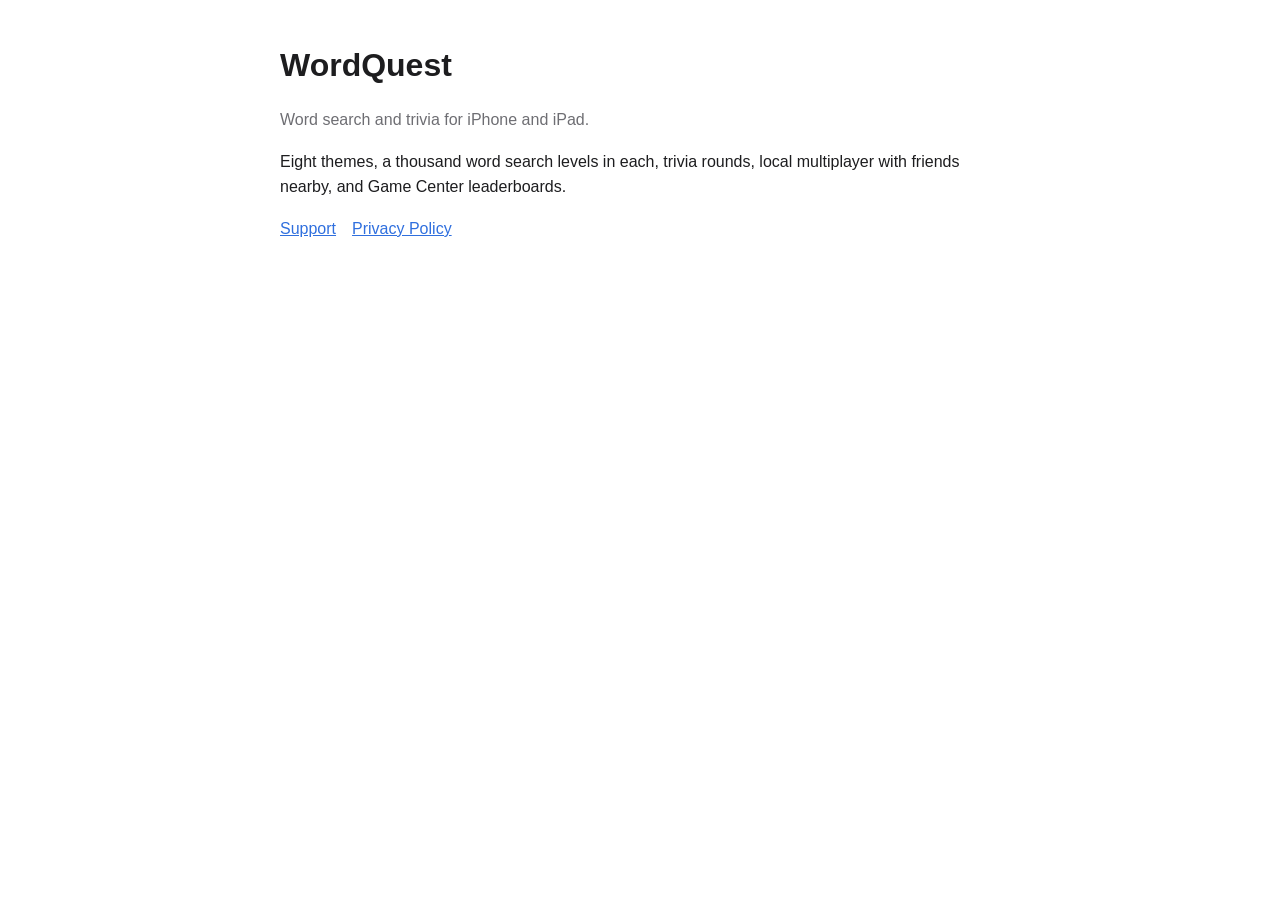
<file: docs/index.html>
<!doctype html>
<html lang="en"><head><meta charset="utf-8"><meta name="viewport" content="width=device-width,initial-scale=1">
<title>WordQuest</title><link rel="stylesheet" href="style.css"></head>
<body><main>
<h1>WordQuest</h1>
<p class="muted">Word search and trivia for iPhone and iPad.</p>
<p>Eight themes, a thousand word search levels in each, trivia rounds, local multiplayer with friends nearby, and Game Center leaderboards.</p>
<nav><a href="support.html">Support</a><a href="privacy.html">Privacy Policy</a></nav>
</main></body></html>
</file>
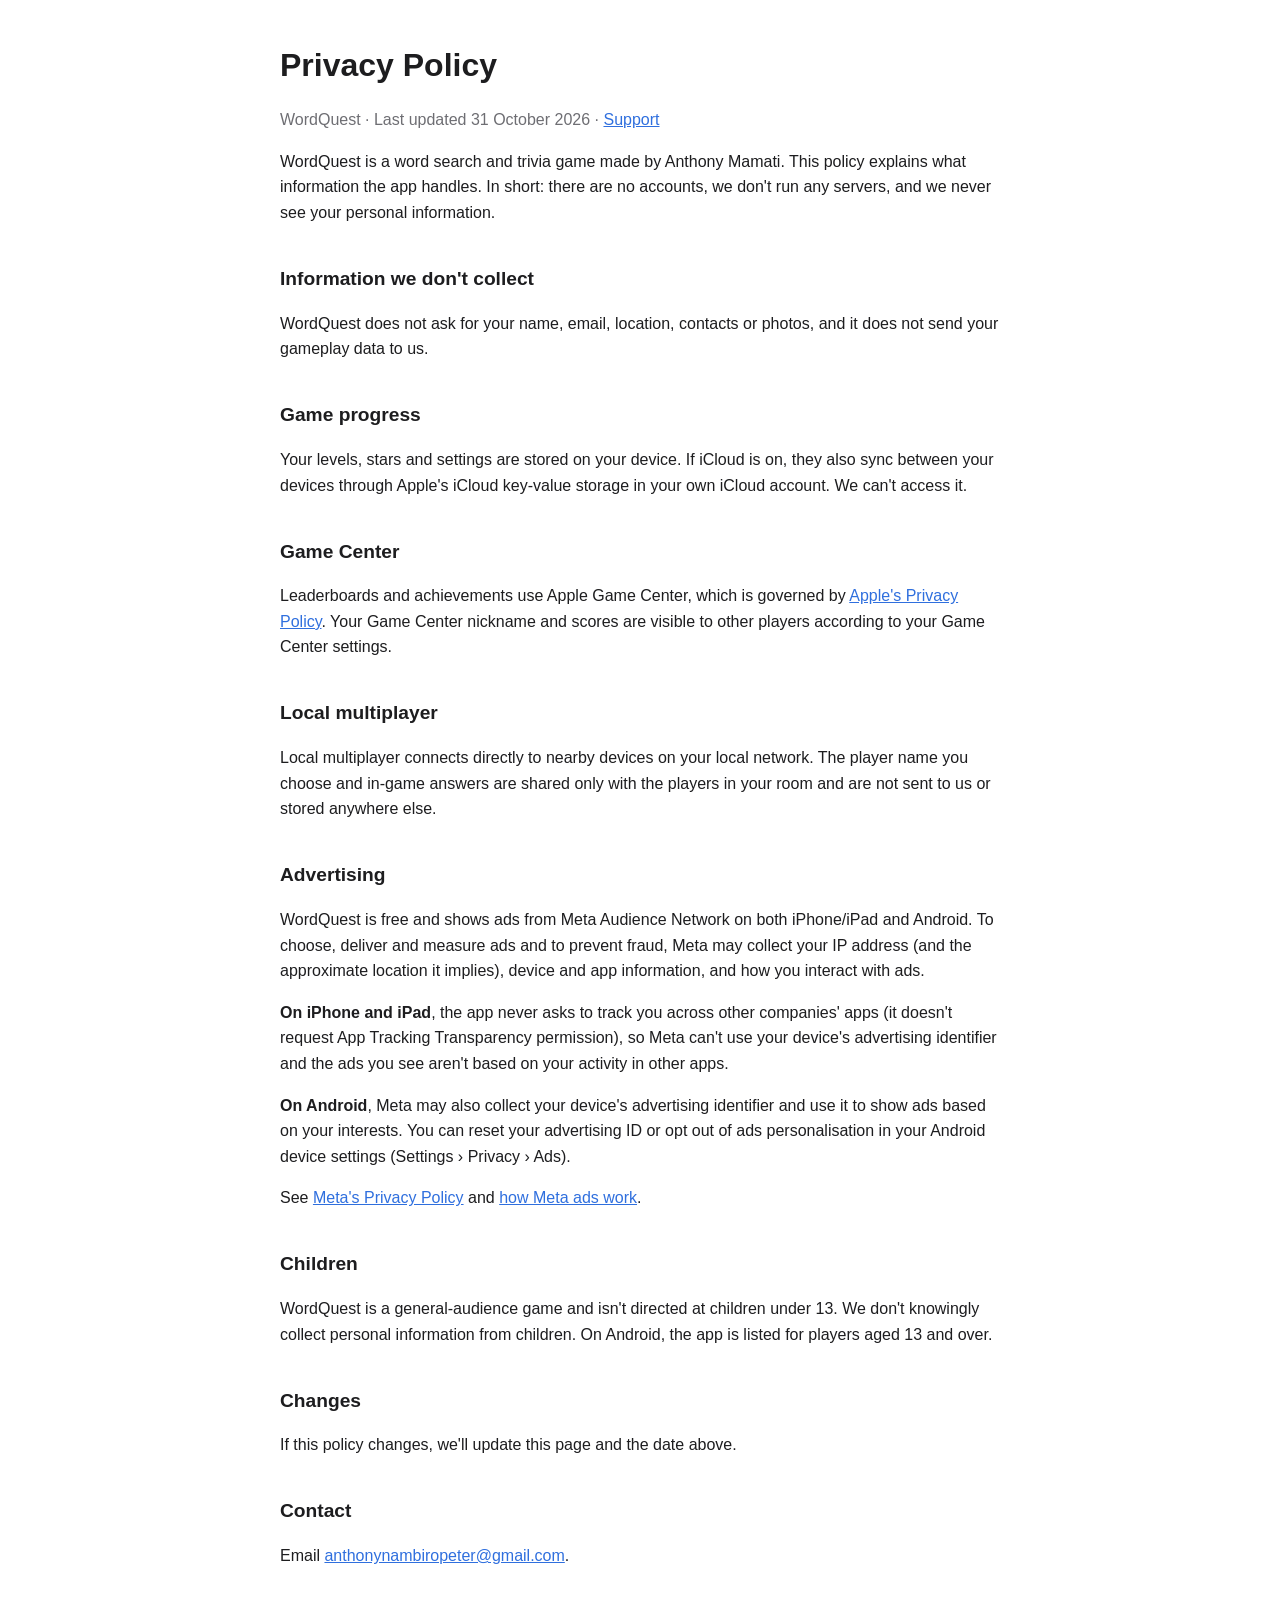
<file: docs/privacy.html>
<!doctype html>
<html lang="en"><head><meta charset="utf-8"><meta name="viewport" content="width=device-width,initial-scale=1">
<title>WordQuest Privacy Policy</title><link rel="stylesheet" href="style.css"></head>
<body><main>
<h1>Privacy Policy</h1>
<p class="muted">WordQuest · Last updated 31 October 2026 · <a href="support.html">Support</a></p>
<p>WordQuest is a word search and trivia game made by Anthony Mamati. This policy explains what information the app handles. In short: there are no accounts, we don't run any servers, and we never see your personal information.</p>

<h2>Information we don't collect</h2>
<p>WordQuest does not ask for your name, email, location, contacts or photos, and it does not send your gameplay data to us.</p>

<h2>Game progress</h2>
<p>Your levels, stars and settings are stored on your device. If iCloud is on, they also sync between your devices through Apple's iCloud key-value storage in your own iCloud account. We can't access it.</p>

<h2>Game Center</h2>
<p>Leaderboards and achievements use Apple Game Center, which is governed by <a href="https://www.apple.com/legal/privacy/">Apple's Privacy Policy</a>. Your Game Center nickname and scores are visible to other players according to your Game Center settings.</p>

<h2>Local multiplayer</h2>
<p>Local multiplayer connects directly to nearby devices on your local network. The player name you choose and in-game answers are shared only with the players in your room and are not sent to us or stored anywhere else.</p>

<h2>Advertising</h2>
<p>WordQuest is free and shows ads from Meta Audience Network on both iPhone/iPad and Android. To choose, deliver and measure ads and to prevent fraud, Meta may collect your IP address (and the approximate location it implies), device and app information, and how you interact with ads.</p>
<p><strong>On iPhone and iPad</strong>, the app never asks to track you across other companies' apps (it doesn't request App Tracking Transparency permission), so Meta can't use your device's advertising identifier and the ads you see aren't based on your activity in other apps.</p>
<p><strong>On Android</strong>, Meta may also collect your device's advertising identifier and use it to show ads based on your interests. You can reset your advertising ID or opt out of ads personalisation in your Android device settings (Settings › Privacy › Ads).</p>
<p>See <a href="https://www.facebook.com/privacy/policy">Meta's Privacy Policy</a> and <a href="https://www.facebook.com/ads/about">how Meta ads work</a>.</p>

<h2>Children</h2>
<p>WordQuest is a general-audience game and isn't directed at children under 13. We don't knowingly collect personal information from children. On Android, the app is listed for players aged 13 and over.</p>

<h2>Changes</h2>
<p>If this policy changes, we'll update this page and the date above.</p>

<h2>Contact</h2>
<p>Email <a href="mailto:anthonynambiropeter@gmail.com">anthonynambiropeter@gmail.com</a>.</p>
</main></body></html>
</file>
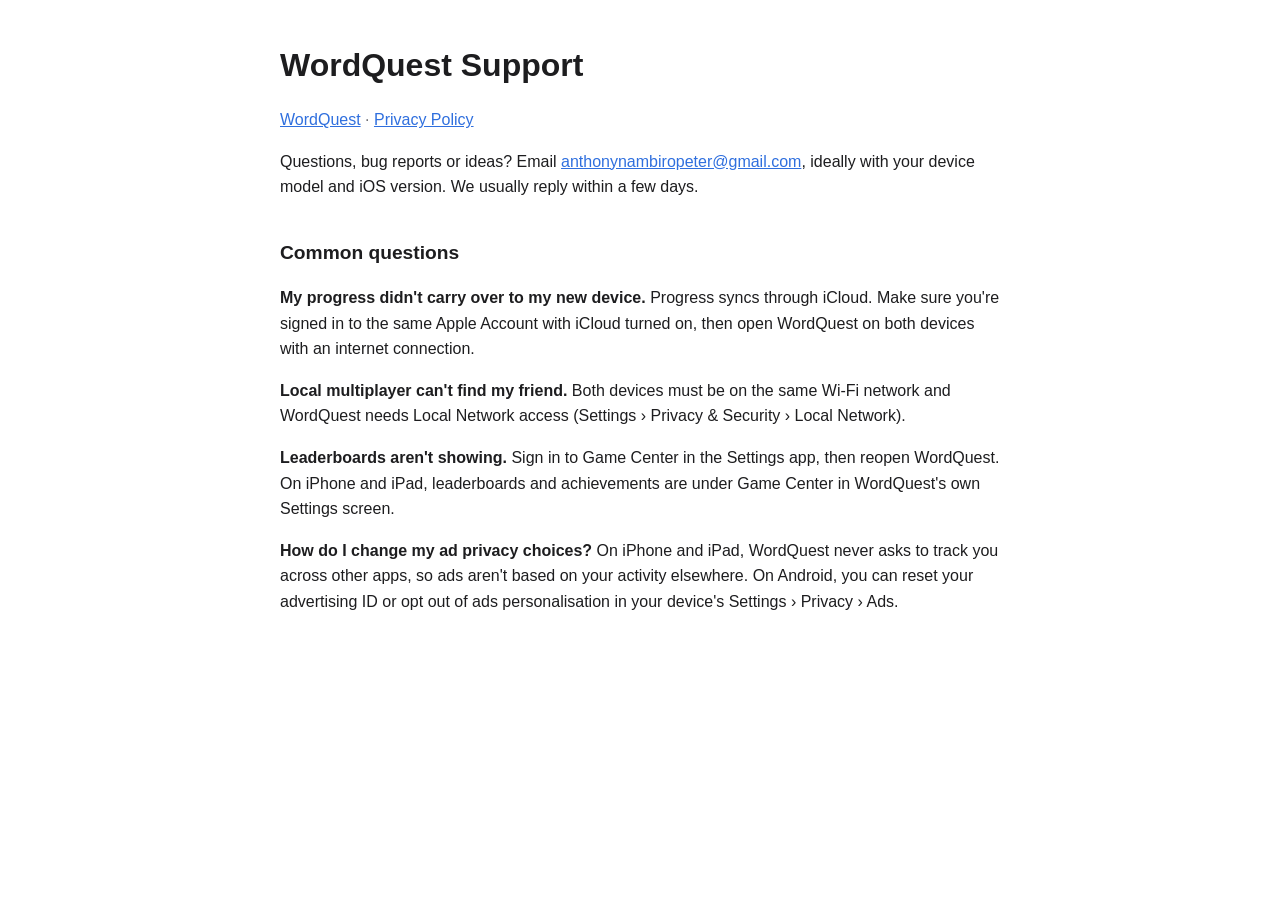
<file: docs/support.html>
<!doctype html>
<html lang="en"><head><meta charset="utf-8"><meta name="viewport" content="width=device-width,initial-scale=1">
<title>WordQuest Support</title><link rel="stylesheet" href="style.css"></head>
<body><main>
<h1>WordQuest Support</h1>
<p class="muted"><a href="index.html">WordQuest</a> · <a href="privacy.html">Privacy Policy</a></p>
<p>Questions, bug reports or ideas? Email <a href="mailto:anthonynambiropeter@gmail.com?subject=WordQuest%20support">anthonynambiropeter@gmail.com</a>, ideally with your device model and iOS version. We usually reply within a few days.</p>
<h2>Common questions</h2>
<p><strong>My progress didn't carry over to my new device.</strong> Progress syncs through iCloud. Make sure you're signed in to the same Apple Account with iCloud turned on, then open WordQuest on both devices with an internet connection.</p>
<p><strong>Local multiplayer can't find my friend.</strong> Both devices must be on the same Wi-Fi network and WordQuest needs Local Network access (Settings › Privacy &amp; Security › Local Network).</p>
<p><strong>Leaderboards aren't showing.</strong> Sign in to Game Center in the Settings app, then reopen WordQuest. On iPhone and iPad, leaderboards and achievements are under Game Center in WordQuest's own Settings screen.</p>
<p><strong>How do I change my ad privacy choices?</strong> On iPhone and iPad, WordQuest never asks to track you across other apps, so ads aren't based on your activity elsewhere. On Android, you can reset your advertising ID or opt out of ads personalisation in your device's Settings › Privacy › Ads.</p>
</main></body></html>
</file>
<file: docs/style.css>
:root { --bg:#ffffff; --fg:#1d1d1f; --muted:#6e6e73; --accent:#2f6fde; }
@media (prefers-color-scheme: dark) { :root { --bg:#111114; --fg:#f5f5f7; --muted:#a1a1a6; --accent:#6ea0ff; } }
body { margin:0; background:var(--bg); color:var(--fg); font:16px/1.6 -apple-system,BlinkMacSystemFont,"Segoe UI",Roboto,sans-serif; }
main { max-width:720px; margin:0 auto; padding:40px 16px 64px; }
h1 { font-size:2rem; margin:0 0 4px; } h2 { font-size:1.2rem; margin-top:2em; }
.muted { color:var(--muted); } a { color:var(--accent); }
nav a { margin-right:16px; }
</file>
